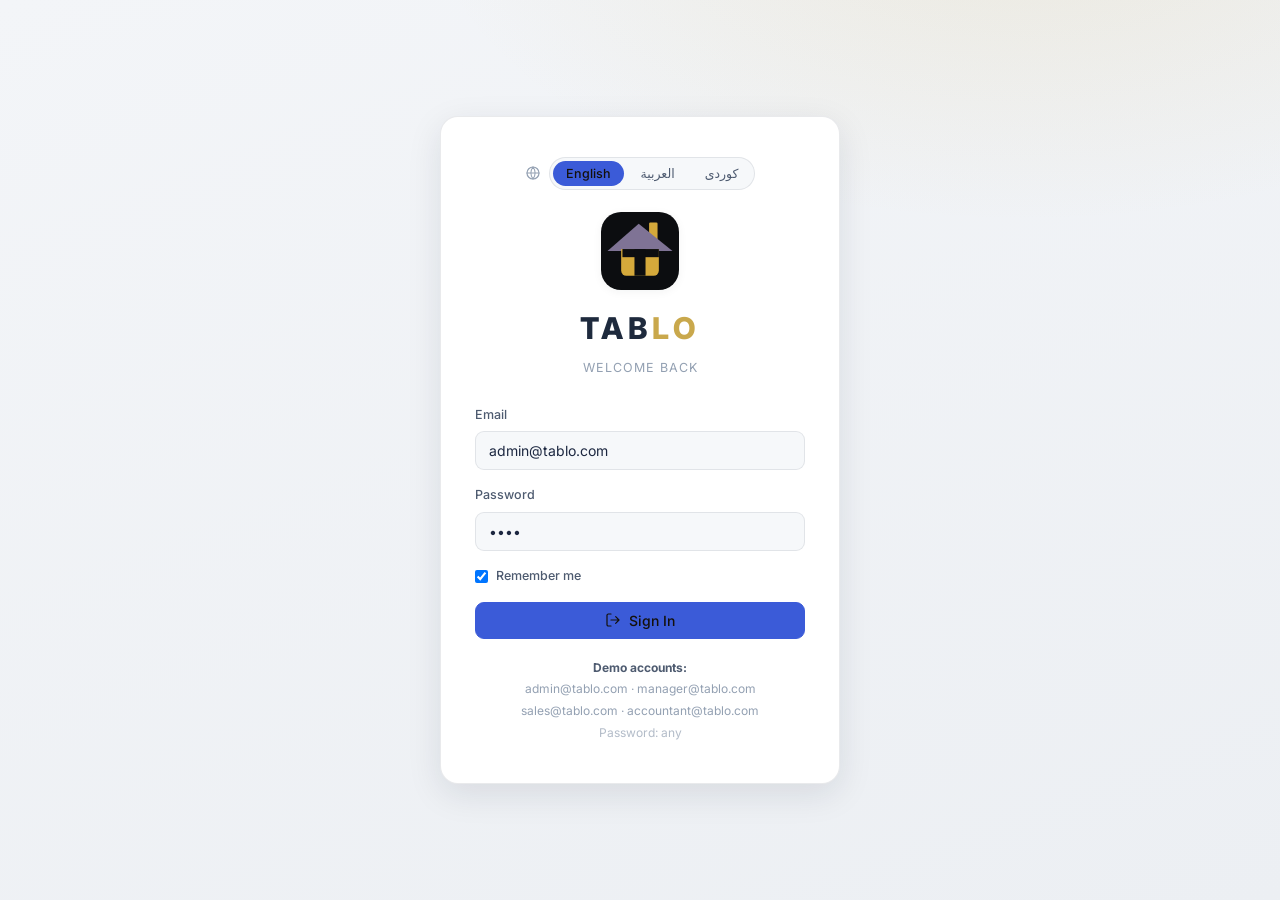
<file: app/index.html>
<!DOCTYPE html>
<html lang="en" data-theme="dark">
<head>
  <meta charset="UTF-8" />
  <meta name="viewport" content="width=device-width, initial-scale=1.0" />
  <title>Tablo Real Estate — ERP</title>
  <meta name="description" content="Tablo Real Estate — Enterprise Real Estate Management System. Properties, contracts, finance, CRM, tenants, reports." />
  <meta name="theme-color" content="#0c0d10" />
  <link rel="preconnect" href="https://fonts.googleapis.com" />
  <link rel="preconnect" href="https://fonts.gstatic.com" crossorigin />
  <link href="https://fonts.googleapis.com/css2?family=Cairo:wght@400;500;600;700&family=Inter:wght@300;400;500;600;700&display=swap" rel="stylesheet" />
  <link rel="stylesheet" href="assets/css/app.css" />
  <link rel="icon" href="data:image/svg+xml,%3Csvg xmlns='http://www.w3.org/2000/svg' viewBox='0 0 120 120'%3E%3Crect width='120' height='120' rx='24' fill='%230c0d10'/%3E%3Crect x='74' y='16' width='13' height='42' rx='2' fill='%23d5a93b'/%3E%3Cpath d='M10 60 L58 18 L110 60 Z' fill='%237f7395'/%3E%3Cpath d='M31 57 H89 V90 a8 8 0 0 1 -8 8 H39 a8 8 0 0 1 -8 -8 Z' fill='%23d5a93b'/%3E%3Crect x='33' y='57' width='56' height='12.5' fill='%230c0d10'/%3E%3Crect x='51.5' y='57' width='17' height='41' fill='%230c0d10'/%3E%3C/svg%3E" />
</head>
<body>
  <!-- Login -->
  <div id="login-screen"></div>

  <!-- App shell (populated by app.js) -->
  <div id="app"></div>

  <!-- Toasts -->
  <div id="toast-wrap"></div>

  <!-- Scripts: order matters -->
  <script src="assets/js/i18n.js"></script>
  <script src="assets/js/data.js"></script>
  <script src="assets/js/ui.js"></script>
  <script src="assets/js/views/_common.js"></script>
  <script src="assets/js/views/dashboard.js"></script>
  <script src="assets/js/views/properties.js"></script>
  <script src="assets/js/views/requests.js"></script>
  <script src="assets/js/views/contracts.js"></script>
  <script src="assets/js/views/finance.js"></script>
  <script src="assets/js/views/people.js"></script>
  <script src="assets/js/views/reports.js"></script>
  <script src="assets/js/views/admin.js"></script>
  <script src="assets/js/app.js"></script>
</body>
</html>
</file>
<file: app/assets/css/app.css>
/* ═══════════════════════════════════════════════════════════════
   TABLO Real Estate ERP — Design System
   Light default · always-navy left sidebar · RTL-ready · self-contained.
═══════════════════════════════════════════════════════════════ */
*, *::before, *::after { box-sizing: border-box; margin: 0; padding: 0; }

:root {
  /* Primary UI accent — blue, matching the HERP design. The Tablo brand
     gold is kept separately (--brand-gold) for the logo/wordmark. */
  --brand-gold:  #c9a84c;
  --gold:        #3b5bd8;
  --gold-light:  #5f7ce6;
  --gold-dark:   #2f49b0;
  --gold-dim:    rgba(59,91,216,0.16);

  --radius:      14px;
  --radius-sm:   9px;
  --radius-lg:   18px;
  --transition:  0.22s cubic-bezier(.4,0,.2,1);
  --sidebar-w:   264px;
  --topbar-h:    66px;

  --success: #22a06b;
  --warning: #e0a12a;
  --danger:  #e5544b;
  --info:    #3b82c4;
  --purple:  #8b5cf6;
  --teal:    #14b8a6;
  --orange:  #ef7d3b;
  --navy:    #1e2a3d;
  --royal:   #3b5bd8;
  --royal-dark: #3350c4;

  /* Sidebar palette — constant across light/dark content themes */
  --side-bg:      #1a2333;
  --side-bg-2:    #141b28;
  --side-text:    #c3ccd9;
  --side-muted:   #7c879b;
  --side-label:   #64708a;
  --side-hover:   rgba(255,255,255,0.06);
  --side-border:  rgba(255,255,255,0.07);
}

/* ---------- LIGHT (default) ---------- */
:root, :root[data-theme="light"] {
  --bg:          #f3f5f8;
  --bg-2:        #eceff3;
  --surface:     #ffffff;
  --surface-2:   #f6f8fa;
  --surface-3:   #eef1f5;
  --border:      rgba(20,30,48,0.09);
  --border-2:    rgba(20,30,48,0.16);
  --text:        #1c2740;
  --text-sub:    #4e5b70;
  --text-muted:  #93a0b2;
  --topbar-bg:   #ffffff;
  --shadow:      0 10px 34px rgba(20,30,48,0.10);
  --shadow-sm:   0 2px 10px rgba(20,30,48,0.05);
  --overlay:     rgba(20,30,48,0.42);
}
/* ---------- DARK ---------- */
:root[data-theme="dark"] {
  --bg:          #0e1118;
  --bg-2:        #10141c;
  --surface:     #171c26;
  --surface-2:   #1d2430;
  --surface-3:   #28303d;
  --border:      rgba(255,255,255,0.08);
  --border-2:    rgba(255,255,255,0.15);
  --text:        #eef1f5;
  --text-sub:    #aab2c0;
  --text-muted:  #6b7686;
  --topbar-bg:   #141a24;
  --shadow:      0 10px 34px rgba(0,0,0,0.5);
  --shadow-sm:   0 2px 10px rgba(0,0,0,0.32);
  --overlay:     rgba(0,0,0,0.6);
}

html { scroll-behavior: smooth; }
body {
  font-family: 'Inter', system-ui, -apple-system, 'Segoe UI', sans-serif;
  background: var(--bg);
  color: var(--text);
  line-height: 1.5;
  -webkit-font-smoothing: antialiased;
  font-size: 14px;
}
[dir="rtl"] body { font-family: 'Cairo', system-ui, sans-serif; }

a { color: inherit; text-decoration: none; }
button, input, select, textarea { font-family: inherit; font-size: inherit; color: inherit; }
::-webkit-scrollbar { width: 9px; height: 9px; }
::-webkit-scrollbar-thumb { background: var(--surface-3); border-radius: 20px; }
::-webkit-scrollbar-track { background: transparent; }

.hidden { display: none !important; }
.mono { font-variant-numeric: tabular-nums; }

/* ═══════════════ LOGIN ═══════════════ */
#login-screen {
  position: fixed; inset: 0; z-index: 1000;
  display: flex; align-items: center; justify-content: center;
  background:
    radial-gradient(1000px 520px at 80% -10%, rgba(201,168,76,0.14), transparent 60%),
    linear-gradient(160deg, var(--bg), var(--bg-2));
  padding: 24px;
}
.login-card {
  width: 100%; max-width: 400px;
  background: var(--surface);
  border: 1px solid var(--border);
  border-radius: var(--radius-lg);
  box-shadow: var(--shadow);
  padding: 40px 34px;
}
.login-mark { width: 78px; height: 78px; margin: 0 auto 16px; border-radius: 20px; overflow: hidden; box-shadow: var(--shadow-sm); }
.login-mark svg { display: block; width: 100%; height: 100%; }
.login-logo { text-align: center; margin-bottom: 8px; }
.login-logo .brand { font-size: 30px; font-weight: 800; letter-spacing: 5px; color: var(--navy); }
:root[data-theme="dark"] .login-logo .brand { color: var(--text); }
.login-logo .brand span { color: var(--brand-gold); }
.login-sub { text-align: center; color: var(--text-muted); font-size: 12.5px; margin-bottom: 28px; letter-spacing: 1px; text-transform: uppercase; }
.login-demo { margin-top: 18px; font-size: 12px; color: var(--text-muted); text-align:center; line-height:1.8; }
.login-demo b { color: var(--text-sub); }
.login-lang { display: flex; align-items: center; gap: 8px; justify-content: center; margin-bottom: 22px; }
.login-lang svg { width: 16px; height: 16px; color: var(--text-muted); }
.lang-pills { display: inline-flex; gap: 4px; background: var(--surface-2); border: 1px solid var(--border); border-radius: 20px; padding: 3px; }
.lang-pill { padding: 5px 13px; border: none; background: transparent; color: var(--text-sub); border-radius: 20px; cursor: pointer; font-size: 12.5px; font-weight: 500; transition: var(--transition); }
.lang-pill:hover { color: var(--text); }
.lang-pill.active { background: var(--gold); color: #14100a; }

/* ═══════════════ FORM ELEMENTS ═══════════════ */
.field { margin-bottom: 16px; }
.field label { display: block; font-size: 12.5px; color: var(--text-sub); margin-bottom: 7px; font-weight: 500; }
.input, .select, textarea.input {
  width: 100%; background: var(--surface-2); border: 1px solid var(--border);
  border-radius: var(--radius-sm); padding: 10px 13px; color: var(--text);
  transition: border-color var(--transition), box-shadow var(--transition); outline: none;
}
.input:focus, .select:focus, textarea.input:focus { border-color: var(--gold); box-shadow: 0 0 0 3px var(--gold-dim); }
textarea.input { resize: vertical; min-height: 84px; }
.select { appearance: none; cursor: pointer;
  background-image: url("data:image/svg+xml,%3Csvg xmlns='http://www.w3.org/2000/svg' width='12' height='12' viewBox='0 0 24 24' fill='none' stroke='%2393a0b2' stroke-width='2'%3E%3Cpolyline points='6 9 12 15 18 9'/%3E%3C/svg%3E");
  background-repeat: no-repeat; background-position: right 12px center; padding-right: 34px;
}
[dir="rtl"] .select { background-position: left 12px center; padding-right: 13px; padding-left: 34px; }
.form-grid { display: grid; grid-template-columns: 1fr 1fr; gap: 14px; }
.form-grid .field.full { grid-column: 1 / -1; }
@media (max-width: 540px){ .form-grid { grid-template-columns: 1fr; } }

/* ═══════════════ BUTTONS ═══════════════ */
.btn {
  display: inline-flex; align-items: center; gap: 8px; justify-content: center;
  padding: 9px 16px; border: 1px solid var(--border-2); border-radius: var(--radius-sm);
  background: var(--surface); color: var(--text); cursor: pointer; font-weight: 500;
  transition: var(--transition); white-space: nowrap;
}
.btn:hover { border-color: var(--gold); color: var(--gold-dark); }
.btn svg { width: 16px; height: 16px; }
.btn-primary { background: var(--gold); border-color: var(--gold); color: #14100a; }
.btn-primary:hover { background: var(--gold-light); border-color: var(--gold-light); color: #14100a; }
.btn-danger { background: transparent; border-color: rgba(229,84,75,0.5); color: var(--danger); }
.btn-danger:hover { background: rgba(229,84,75,0.12); border-color: var(--danger); color: var(--danger); }
.btn-ghost { background: transparent; border-color: transparent; }
.btn-ghost:hover { background: var(--surface-2); border-color: var(--border); color: var(--text); }
.btn-sm { padding: 6px 11px; font-size: 12.5px; }
.btn-block { width: 100%; }
.btn:disabled { opacity: .5; cursor: not-allowed; }
.icon-btn {
  width: 40px; height: 40px; padding: 0; display: inline-flex; align-items: center; justify-content: center;
  border: 1px solid var(--border); border-radius: var(--radius-sm); background: var(--surface-2);
  cursor: pointer; transition: var(--transition); color: var(--text-sub);
}
.icon-btn:hover { color: var(--gold-dark); border-color: var(--gold); }
.icon-btn svg { width: 18px; height: 18px; }

/* ═══════════════ APP LAYOUT (topbar full-width, sidebar navy on left) ═══ */
#app { display: none; min-height: 100vh; }
#app.active { display: block; }

.topbar {
  position: fixed; top: 0; inset-inline: 0; z-index: 70; height: var(--topbar-h);
  background: var(--topbar-bg); border-bottom: 1px solid var(--border);
  display: flex; align-items: center; gap: 14px; padding-inline-end: 22px;
}
.brand-block {
  width: var(--sidebar-w); height: 100%; flex-shrink: 0;
  display: flex; align-items: center; gap: 11px; padding: 0 20px;
  border-inline-end: 1px solid var(--border);
}
.brand-logo { width: 42px; height: 42px; border-radius: 11px; overflow: hidden; flex-shrink: 0; box-shadow: 0 2px 8px rgba(0,0,0,0.25); }
.brand-logo svg { display: block; width: 100%; height: 100%; }
.brand-text .brand { font-size: 20px; font-weight: 800; letter-spacing: 2px; color: var(--navy); line-height: 1; }
:root[data-theme="dark"] .brand-text .brand { color: var(--text); }
.brand-text .brand span { color: var(--brand-gold); }
.brand-text .tag { font-size: 8.5px; letter-spacing: 2px; color: var(--text-muted); text-transform: uppercase; margin-top: 3px; }

.topbar .page-title { font-size: 17px; font-weight: 700; }
.topbar .spacer { flex: 1; }
.topbar .tb-user { display: flex; align-items: center; gap: 10px; cursor: pointer; }
.topbar .tb-user .u-meta { text-align: end; line-height: 1.25; }
.topbar .tb-user .u-name { font-weight: 600; font-size: 13px; }
.topbar .tb-user .u-role { font-size: 11px; color: var(--text-muted); }
.topbar .tb-lang { display: flex; align-items: center; gap: 7px; cursor: pointer; padding: 8px 12px; border-radius: var(--radius-sm); border: 1px solid var(--border); background: var(--surface-2); }
.topbar .tb-lang svg { width: 16px; height: 16px; color: var(--text-muted); }
.topbar .tb-lang .lang-name { font-size: 12.5px; font-weight: 500; }

.sidebar {
  position: fixed; top: var(--topbar-h); inset-inline-start: 0; bottom: 0; width: var(--sidebar-w);
  background: var(--side-bg); display: flex; flex-direction: column; z-index: 60;
  transition: transform var(--transition); border-inline-end: 1px solid var(--side-border);
}
.sidebar-nav { flex: 1; overflow-y: auto; padding: 12px 12px 40px; }
.sidebar-nav::-webkit-scrollbar-thumb { background: rgba(255,255,255,0.12); }
.nav-group-label { font-size: 10px; letter-spacing: 1.4px; text-transform: uppercase; color: var(--side-label); padding: 16px 12px 8px; font-weight: 600; }

.nav-item, .nav-parent {
  display: flex; align-items: center; gap: 12px; padding: 10px 12px; border-radius: var(--radius-sm);
  color: var(--side-text); cursor: pointer; transition: var(--transition); margin-bottom: 2px; position: relative; font-size: 13.5px;
}
.nav-item:hover, .nav-parent:hover { background: var(--side-hover); color: #fff; }
.nav-item.active { background: var(--gold); color: #14100a; font-weight: 600; }
.nav-item svg, .nav-parent svg.nav-ic { width: 18px; height: 18px; flex-shrink: 0; }
.nav-item .nav-label, .nav-parent .nav-label { flex: 1; }
.nav-caret { width: 15px; height: 15px; padding: 5px; box-sizing: content-box; margin-inline-end: -5px; border-radius: 6px; transition: transform var(--transition), background var(--transition); color: var(--side-muted); }
.nav-caret:hover { background: rgba(255,255,255,0.1); color: #fff; }
.nav-group.open .nav-caret { transform: rotate(180deg); }
.nav-sub { overflow: hidden; max-height: 0; transition: max-height var(--transition); }
.nav-group.open .nav-sub { max-height: 340px; }
.nav-item.sub { padding-inline-start: 42px; font-size: 12.8px; color: var(--side-muted); margin-bottom: 1px; }
.nav-item.sub::before { content:''; position:absolute; inset-inline-start: 22px; top: 50%; width: 5px; height: 5px; border-radius: 50%; background: currentColor; transform: translateY(-50%); opacity: .5; }
.nav-item.sub:hover { color: #fff; background: var(--side-hover); }
.nav-item.sub.active { background: var(--gold-dim); color: var(--gold-light); font-weight: 600; }
.nav-item.sub.active::before { background: var(--gold); opacity: 1; }
.nav-badge { margin-inline-start: auto; background: var(--danger); color:#fff; font-size: 10px; font-weight:600; padding: 1px 7px; border-radius: 20px; }
.nav-item.active .nav-badge { background: rgba(20,16,10,0.25); color: #14100a; }
.nav-logout { color: #f1a7a1; margin-top: 6px; }
.nav-logout:hover { background: rgba(229,84,75,0.14); color: #ff8f87; }

.main { margin-inline-start: var(--sidebar-w); padding-top: var(--topbar-h); min-height: 100vh; transition: margin var(--transition); }

.search-box { position: relative; width: 340px; }
.search-box svg { position: absolute; inset-inline-start: 13px; top: 50%; transform: translateY(-50%); width: 16px; height: 16px; color: var(--text-muted); }
.search-box input { width: 100%; padding: 10px 14px 10px 40px; background: var(--surface-2); border: 1px solid var(--border); border-radius: 22px; outline: none; transition: var(--transition); }
[dir="rtl"] .search-box input { padding: 10px 40px 10px 14px; }
.search-box input:focus { border-color: var(--gold); box-shadow: 0 0 0 3px var(--gold-dim); }
.search-results {
  position: absolute; top: 48px; inset-inline-start: 0; inset-inline-end: 0; z-index: 80;
  background: var(--surface); border: 1px solid var(--border); border-radius: var(--radius);
  box-shadow: var(--shadow); overflow: hidden; max-height: 360px; overflow-y: auto;
}
.search-results .sr-item { padding: 10px 14px; cursor: pointer; border-bottom: 1px solid var(--border); display:flex; gap:10px; align-items:center; }
.search-results .sr-item svg { width:16px; height:16px; color: var(--text-muted); }
.search-results .sr-item:hover { background: var(--surface-2); }
.search-results .sr-empty { padding: 18px; text-align: center; color: var(--text-muted); }

.content { padding: 24px; max-width: 1560px; margin: 0 auto; }

.page-head { display: flex; align-items: flex-end; justify-content: space-between; gap: 14px; margin-bottom: 22px; flex-wrap: wrap; }
.page-head h1 { font-size: 22px; font-weight: 700; letter-spacing: .2px; }
.page-head p { color: var(--text-muted); font-size: 13px; margin-top: 3px; }
.page-head .actions { display: flex; gap: 10px; flex-wrap: wrap; }

/* ═══════════════ CARDS ═══════════════ */
.card { background: var(--surface); border: 1px solid var(--border); border-radius: var(--radius); box-shadow: var(--shadow-sm); }
.card-pad { padding: 20px; }
.card-head { display: flex; align-items: center; justify-content: space-between; padding: 16px 20px; border-bottom: 1px solid var(--border); }
.card-head h3 { font-size: 15px; font-weight: 700; }
.card-link { font-size: 12.5px; color: var(--gold-dark); font-weight: 600; cursor: pointer; }
.card-link:hover { text-decoration: underline; }

/* stat widgets — label+value with round icon opposite */
.stat-grid { display: grid; grid-template-columns: repeat(auto-fill, minmax(210px, 1fr)); gap: 16px; margin-bottom: 20px; }
.stat {
  background: var(--surface); border: 1px solid var(--border); border-radius: var(--radius);
  padding: 20px; display: flex; gap: 14px; align-items: center; justify-content: space-between;
  box-shadow: var(--shadow-sm); transition: var(--transition);
}
.stat:hover { box-shadow: var(--shadow); transform: translateY(-2px); }
.stat { gap: 10px; }
.stat .st-body { min-width: 0; flex: 1; }
.stat .ic { width: 50px; height: 50px; border-radius: 50%; display: flex; align-items: center; justify-content: center; flex-shrink: 0; }
.stat .ic svg { width: 23px; height: 23px; }
.stat .val { font-size: 21px; font-weight: 800; letter-spacing: .2px; line-height: 1.18; }
.stat .lbl { font-size: 12.5px; color: var(--text-muted); margin-bottom: 4px; }
.stat .trend { font-size: 11.5px; margin-top: 6px; display: inline-flex; align-items: center; gap: 3px; }
.trend.up { color: var(--success); } .trend.down { color: var(--danger); }
.trend svg { width: 13px; height: 13px; }
.ic-gold  { background: var(--gold-dim); color: var(--gold-dark); }
:root[data-theme="dark"] .ic-gold { color: var(--gold); }
.ic-green { background: rgba(34,160,107,0.14); color: var(--success); }
.ic-blue  { background: rgba(59,130,196,0.14); color: var(--info); }
.ic-red   { background: rgba(229,84,75,0.14); color: var(--danger); }
.ic-purple{ background: rgba(139,92,246,0.14); color: var(--purple); }
.ic-amber { background: rgba(224,161,42,0.16); color: var(--warning); }
.ic-teal  { background: rgba(20,184,166,0.14); color: var(--teal); }
.ic-orange{ background: rgba(239,125,59,0.15); color: var(--orange); }
.ic-navy  { background: rgba(30,42,61,0.12); color: var(--navy); }
:root[data-theme="dark"] .ic-navy { background: rgba(255,255,255,0.08); color: #b9c4d6; }

/* ---- Dashboard: breadcrumb + shortcut cards + info-boxes (HERP style) ---- */
.breadcrumb { display: flex; align-items: center; gap: 8px; color: var(--text-muted); font-size: 13px; margin-bottom: 16px; }
.breadcrumb svg { width: 15px; height: 15px; }
.breadcrumb .bc-sep { opacity: .55; }
.breadcrumb span:last-child { color: var(--text-sub); font-weight: 600; }

.link-cards { display: grid; grid-template-columns: repeat(4, 1fr); gap: 16px; margin-bottom: 20px; }
@media (max-width: 980px){ .link-cards { grid-template-columns: repeat(2, 1fr); } }
@media (max-width: 520px){ .link-cards { grid-template-columns: 1fr; } }
.link-card { background: var(--surface); border: 1px solid var(--border); border-radius: 12px; padding: 18px 20px;
  display: flex; align-items: center; justify-content: space-between; gap: 14px; cursor: pointer;
  box-shadow: var(--shadow-sm); transition: var(--transition); }
.link-card:hover { transform: translateY(-2px); box-shadow: var(--shadow); border-color: var(--royal); }
.link-card .lc-label { font-weight: 600; font-size: 14px; }
.link-card .lc-icon { width: 46px; height: 46px; border-radius: 10px; background: var(--royal); color: #fff;
  display: flex; align-items: center; justify-content: center; flex-shrink: 0; }
.link-card .lc-icon svg { width: 22px; height: 22px; }

.info-boxes { display: grid; grid-template-columns: repeat(4, 1fr); gap: 16px; }
@media (max-width: 1100px){ .info-boxes { grid-template-columns: repeat(2, 1fr); } }
@media (max-width: 520px){ .info-boxes { grid-template-columns: 1fr; } }
.info-box { background: var(--surface); border: 1px solid var(--border); border-radius: 12px; padding: 18px;
  cursor: pointer; box-shadow: var(--shadow-sm); transition: var(--transition); }
.info-box:hover { transform: translateY(-3px); box-shadow: var(--shadow); }
.info-box .ib-top { display: flex; align-items: flex-start; justify-content: space-between; gap: 12px; margin-bottom: 16px; }
.info-box .ib-icon { width: 48px; height: 48px; border-radius: 10px; background: var(--royal); color: #fff;
  display: flex; align-items: center; justify-content: center; flex-shrink: 0; }
.info-box .ib-icon svg { width: 23px; height: 23px; }
.info-box .ib-numwrap { text-align: end; }
.info-box .ib-label { font-size: 11px; color: var(--text-muted); text-transform: uppercase; letter-spacing: .5px; }
.info-box .ib-number { font-size: 27px; font-weight: 800; line-height: 1.1; }
.info-box .ib-title { font-size: 14px; font-weight: 600; color: var(--text-sub); border-top: 1px solid var(--border); padding-top: 12px; }

/* ---- Contract full-page form (HERP style) ---- */
.contract-form { max-width: 1120px; margin: 0 auto; }
.cf-card { background: var(--surface); border: 1px solid var(--border); border-radius: var(--radius); box-shadow: var(--shadow-sm); padding: 28px 32px; }
.cf-title { text-align: center; font-size: 20px; font-weight: 700; margin-bottom: 26px; }
.cf-grid { display: grid; grid-template-columns: 1fr 1fr; gap: 16px 44px; }
@media (max-width: 820px){ .cf-grid { grid-template-columns: 1fr; } }
.cf-row { display: flex; align-items: center; gap: 10px; }
.cf-row > label { flex: 0 0 150px; text-align: end; font-size: 13px; color: var(--text-sub); font-weight: 500; }
.cf-control { flex: 1; min-width: 0; }
.cf-info { flex: 0 0 auto; color: var(--royal); opacity: .85; display: inline-flex; }
.cf-info svg { width: 18px; height: 18px; }
.cf-row.full { grid-column: 1 / -1; align-items: flex-start; }
.cf-row.full > label { margin-top: 9px; }
.cf-actions { display: flex; gap: 12px; justify-content: center; margin-top: 28px; flex-wrap: wrap; }
.cf-actions .btn { min-width: 130px; }
.btn-royal { background: var(--royal); border-color: var(--royal); color: #fff; }
.btn-royal:hover { background: var(--royal-dark); border-color: var(--royal-dark); color: #fff; }
.cf-back { display: inline-flex; align-items: center; gap: 6px; white-space: nowrap; color: var(--text-muted); font-size: 13px; cursor: pointer; margin-bottom: 14px; }
.cf-back svg { width: 16px; height: 16px; transform: rotate(90deg); }
[dir="rtl"] .cf-back svg { transform: rotate(-90deg); }
.cf-back:hover { color: var(--gold-dark); }

/* quick actions */
.kpi-grid { grid-template-columns: repeat(6, minmax(0,1fr)); }
@media (max-width: 1280px){ .kpi-grid { grid-template-columns: repeat(3, minmax(0,1fr)); } }
@media (max-width: 620px){ .kpi-grid { grid-template-columns: repeat(2, minmax(0,1fr)); } }
.quick-actions { display: grid; grid-template-columns: repeat(6, 1fr); gap: 14px; }
@media (max-width: 900px){ .quick-actions { grid-template-columns: repeat(3,1fr); } }
@media (max-width: 520px){ .quick-actions { grid-template-columns: repeat(2,1fr); } }
.qa { background: var(--surface); border: 1px solid var(--border); border-radius: var(--radius); padding: 20px 12px; text-align: center; cursor: pointer; transition: var(--transition); box-shadow: var(--shadow-sm); }
.qa:hover { transform: translateY(-3px); box-shadow: var(--shadow); border-color: var(--gold); }
.qa .qa-ic { width: 56px; height: 56px; border-radius: 16px; margin: 0 auto 12px; display: flex; align-items: center; justify-content: center; }
.qa .qa-ic svg { width: 26px; height: 26px; }
.qa .qa-label { font-size: 12.5px; font-weight: 600; color: var(--text-sub); }

.grid-2 { display: grid; grid-template-columns: 1fr 1fr; gap: 18px; }
.grid-3 { display: grid; grid-template-columns: repeat(3,1fr); gap: 18px; }
.grid-12 { display: grid; grid-template-columns: 2fr 1fr; gap: 18px; }
@media (max-width: 1000px){ .grid-2,.grid-3,.grid-12 { grid-template-columns: 1fr; } }

/* ═══════════════ TABLE ═══════════════ */
.table-wrap { overflow-x: auto; }
table.data { width: 100%; border-collapse: collapse; font-size: 13px; }
table.data th { text-align: start; padding: 13px 16px; color: var(--text-muted); font-weight: 600; font-size: 11.5px; text-transform: uppercase; letter-spacing: .5px; border-bottom: 1px solid var(--border); white-space: nowrap; background: var(--surface-2); }
table.data td { padding: 13px 16px; border-bottom: 1px solid var(--border); vertical-align: middle; }
table.data tbody tr { transition: background var(--transition); }
table.data tbody tr:hover { background: var(--surface-2); }
table.data tbody tr:last-child td { border-bottom: none; }
.cell-main { font-weight: 600; color: var(--text); }
.cell-sub { color: var(--text-muted); font-size: 12px; }
.row-actions { display: flex; gap: 6px; justify-content: flex-end; }
.row-actions .icon-btn { width: 32px; height: 32px; }
.row-actions .icon-btn svg { width: 15px; height: 15px; }

.toolbar { display: flex; gap: 10px; align-items: center; flex-wrap: wrap; padding: 14px 16px; border-bottom: 1px solid var(--border); }
.toolbar .grow { flex: 1; }
.toolbar .input, .toolbar .select { padding: 8px 12px; }
.toolbar .search-inline { position: relative; min-width: 200px; }
.toolbar .search-inline svg { position:absolute; inset-inline-start:11px; top:50%; transform:translateY(-50%); width:15px; height:15px; color:var(--text-muted); }
.toolbar .search-inline input { padding-inline-start: 34px; }

.pagination { display: flex; align-items: center; gap: 8px; justify-content: flex-end; padding: 14px 16px; color: var(--text-muted); font-size: 12.5px; }
.pagination button { min-width: 32px; height: 32px; }

/* ═══════════════ BADGES ═══════════════ */
.badge { display: inline-flex; align-items: center; gap: 5px; padding: 3px 10px; border-radius: 20px; font-size: 11.5px; font-weight: 600; white-space: nowrap; }
.badge::before { content:''; width:6px; height:6px; border-radius:50%; background: currentColor; }
.b-green  { background: rgba(34,160,107,0.14); color: var(--success); }
.b-amber  { background: rgba(224,161,42,0.16); color: var(--warning); }
.b-red    { background: rgba(229,84,75,0.14); color: var(--danger); }
.b-blue   { background: rgba(59,130,196,0.14); color: var(--info); }
.b-gray   { background: var(--surface-3); color: var(--text-sub); }
.b-gold   { background: var(--gold-dim); color: var(--gold-dark); }
.b-purple { background: rgba(139,92,246,0.14); color: var(--purple); }
.badge.plain::before { display:none; }

.avatar { width: 36px; height: 36px; border-radius: 50%; background: var(--gold-dim); color: var(--gold-dark); display: inline-flex; align-items: center; justify-content: center; font-weight: 700; font-size: 13px; flex-shrink: 0; }
.avatar.lg { width: 64px; height: 64px; font-size: 24px; }
.with-avatar { display: flex; align-items: center; gap: 10px; }
.chip { display:inline-flex; align-items:center; gap:5px; padding:3px 9px; border-radius:6px; background:var(--surface-3); font-size:11.5px; color:var(--text-sub); }

/* ═══════════════ MODAL ═══════════════ */
.modal-overlay { position: fixed; inset: 0; z-index: 200; background: var(--overlay); backdrop-filter: blur(3px); display: flex; align-items: flex-start; justify-content: center; padding: 40px 18px; overflow-y: auto; }
.modal { width: 100%; max-width: 640px; background: var(--surface); border: 1px solid var(--border); border-radius: var(--radius-lg); box-shadow: var(--shadow); animation: modalIn .22s ease; }
.modal.wide { max-width: 860px; }
@keyframes modalIn { from { opacity: 0; transform: translateY(-14px) scale(.98); } to { opacity: 1; transform: none; } }
.modal-head { display: flex; align-items: center; justify-content: space-between; padding: 18px 22px; border-bottom: 1px solid var(--border); }
.modal-head h3 { font-size: 16px; font-weight: 700; }
.modal-body { padding: 22px; max-height: 66vh; overflow-y: auto; }
.modal-foot { padding: 16px 22px; border-top: 1px solid var(--border); display: flex; justify-content: flex-end; gap: 10px; }

/* ═══════════════ TOAST ═══════════════ */
#toast-wrap { position: fixed; bottom: 24px; inset-inline-end: 24px; z-index: 400; display: flex; flex-direction: column; gap: 10px; }
.toast { background: var(--surface); border: 1px solid var(--border); border-inline-start: 3px solid var(--gold); border-radius: var(--radius-sm); box-shadow: var(--shadow); padding: 13px 16px; min-width: 260px; display: flex; gap: 10px; align-items: center; animation: toastIn .3s ease; }
.toast.ok { border-inline-start-color: var(--success); }
.toast.err { border-inline-start-color: var(--danger); }
.toast svg { width: 18px; height: 18px; flex-shrink: 0; }
@keyframes toastIn { from { opacity: 0; transform: translateX(20px); } to { opacity: 1; transform: none; } }

/* ═══════════════ DROPDOWN ═══════════════ */
.dropdown { position: relative; }
.dd-menu { position: absolute; top: 50px; inset-inline-end: 0; min-width: 250px; background: var(--surface); border: 1px solid var(--border); border-radius: var(--radius); box-shadow: var(--shadow); z-index: 90; overflow: hidden; }
.dd-menu .dd-item { padding: 10px 14px; cursor: pointer; display: flex; gap: 10px; align-items: center; transition: var(--transition); }
.dd-menu .dd-item:hover { background: var(--surface-2); }
.dd-menu .dd-item svg { width: 16px; height: 16px; color: var(--text-muted); }
.dd-menu .dd-sep { height: 1px; background: var(--border); }
.dd-head { padding: 12px 14px; border-bottom: 1px solid var(--border); font-weight: 600; display:flex; justify-content:space-between; align-items:center; gap: 8px; }
.notif-item { padding: 12px 14px; border-bottom: 1px solid var(--border); display: flex; gap: 11px; cursor: pointer; }
.notif-item:hover { background: var(--surface-2); }
.notif-item.unread { background: var(--gold-dim); }
.notif-dot { width: 8px; height: 8px; border-radius: 50%; background: var(--gold); margin-top: 6px; flex-shrink: 0; }
.notif-item .n-title { font-weight: 600; font-size: 13px; }
.notif-item .n-time { font-size: 11px; color: var(--text-muted); margin-top: 3px; }
.has-dot { position: relative; }
.has-dot::after { content: attr(data-count); position:absolute; top:-4px; inset-inline-end:-4px; min-width:16px; height:16px; padding:0 4px; background:var(--danger); color:#fff; font-size:10px; font-weight:700; border-radius:20px; display:flex; align-items:center; justify-content:center; border:2px solid var(--topbar-bg); }

/* ═══════════════ CHARTS ═══════════════ */
.chart-legend { display: flex; gap: 16px; flex-wrap: wrap; margin-top: 14px; justify-content: center; }
.chart-legend span { display: inline-flex; align-items: center; gap: 6px; font-size: 12px; color: var(--text-sub); }
.chart-legend i { width: 10px; height: 10px; border-radius: 3px; display: inline-block; }
.donut-center { font-size: 26px; font-weight: 800; }
.donut-center small { display:block; font-size: 11px; color: var(--text-muted); font-weight: 400; }
.legend-rows { display: flex; flex-direction: column; gap: 12px; }
.legend-rows .lr { display: flex; align-items: center; gap: 10px; font-size: 13px; }
.legend-rows .lr i { width: 10px; height: 10px; border-radius: 3px; }
.legend-rows .lr .lr-name { flex: 1; color: var(--text-sub); }
.legend-rows .lr .lr-val { font-weight: 700; }

/* ═══════════════ MISC ═══════════════ */
.empty-state { text-align: center; padding: 60px 20px; color: var(--text-muted); }
.empty-state svg { width: 48px; height: 48px; opacity: .4; margin-bottom: 14px; }
.divider { height: 1px; background: var(--border); margin: 18px 0; }
.progress { height: 7px; background: var(--surface-3); border-radius: 10px; overflow: hidden; }
.progress > i { display: block; height: 100%; background: var(--gold); border-radius: 10px; }
.kv { display: flex; justify-content: space-between; padding: 9px 0; border-bottom: 1px solid var(--border); font-size: 13px; gap: 12px; }
.kv:last-child { border-bottom: none; }
.kv .k { color: var(--text-muted); }
.kv .v { font-weight: 500; }
.tabs { display: flex; gap: 4px; border-bottom: 1px solid var(--border); margin-bottom: 20px; overflow-x: auto; }
.tab { padding: 10px 16px; cursor: pointer; color: var(--text-muted); border-bottom: 2px solid transparent; white-space: nowrap; transition: var(--transition); }
.tab:hover { color: var(--text); }
.tab.active { color: var(--gold-dark); border-bottom-color: var(--gold); font-weight: 600; }
.gallery { display: grid; grid-template-columns: repeat(auto-fill, minmax(120px,1fr)); gap: 10px; }
.gallery .g-thumb { aspect-ratio: 4/3; border-radius: var(--radius-sm); background-size: cover; background-position: center; border: 1px solid var(--border); background-color: var(--surface-3); background-image: linear-gradient(135deg, var(--surface-2), var(--surface-3)); }
.reminder-row { display: flex; align-items: center; gap: 12px; padding: 12px 0; border-bottom: 1px solid var(--border); }
.reminder-row:last-child { border-bottom: none; }
.reminder-row .r-ic { width: 38px; height: 38px; border-radius: 10px; display: flex; align-items: center; justify-content: center; flex-shrink: 0; }
.reminder-row .r-ic svg { width: 18px; height: 18px; }
.reminder-row .r-body { flex: 1; }
.reminder-row .r-title { font-size: 13px; font-weight: 500; }
.reminder-row .r-time { font-size: 11.5px; color: var(--text-muted); margin-top: 2px; }

/* ═══════════════ RESPONSIVE ═══════════════ */
.menu-toggle { display: none; }
.sidebar-backdrop { display: none; }
@media (max-width: 1024px){
  .sidebar { transform: translateX(-100%); }
  [dir="rtl"] .sidebar { transform: translateX(100%); }
  .sidebar.open { transform: translateX(0); }
  .main { margin-inline-start: 0; }
  .menu-toggle { display: inline-flex; }
  .sidebar-backdrop.show { display: block; position: fixed; inset: 0; top: var(--topbar-h); background: var(--overlay); z-index: 55; }
  .search-box { display: none; }
  .brand-block { width: auto; border: none; }
  .brand-text .tag { display: none; }
}
@media (max-width: 720px){
  .topbar .tb-user .u-meta, .topbar .tb-lang .lang-name { display: none; }
  .content { padding: 18px 14px 50px; }
  .hide-sm { display: none !important; }
}

/* print (receipts / contracts) */
@media print {
  .sidebar, .topbar, #toast-wrap, .no-print { display: none !important; }
  .main { margin: 0 !important; padding: 0 !important; }
  body { background: #fff; color: #000; }
  .card { box-shadow: none; border-color: #ddd; }
}
.print-doc { color: var(--text); }

/* ---- Printable receipt (bilingual, HERP style) ---- */
.rcpt { max-width: 660px; margin: 0 auto; color: var(--text); font-size: 12.5px; padding: 6px 8px; }
.rcpt + .rcpt { margin-top: 22px; padding-top: 26px; border-top: 1.5px dashed var(--border-2); }
.rcpt-head { display: flex; align-items: center; gap: 16px; }
.rcpt-logo { width: 66px; height: 66px; border-radius: 14px; overflow: hidden; flex-shrink: 0; }
.rcpt-logo svg { display: block; width: 100%; height: 100%; }
.rcpt-company { flex: 1; text-align: center; line-height: 1.5; }
.rcpt-company .rc-ku { font-size: 18px; font-weight: 700; color: var(--brand-gold); }
.rcpt-company .rc-ar { font-size: 16px; font-weight: 700; color: var(--brand-gold); letter-spacing: 2px; }
.rcpt-company .rc-en { font-size: 12px; color: var(--text-muted); letter-spacing: 1px; }
.rcpt-rule { height: 2px; background: linear-gradient(90deg, transparent, var(--brand-gold), transparent); margin: 12px 0 14px; }
.rcpt-meta { display: flex; justify-content: space-between; align-items: center; gap: 12px; font-size: 12px; color: var(--text-sub); margin-bottom: 16px; }
.rcpt-meta .rcpt-title { text-align: center; font-weight: 700; font-size: 14px; color: var(--text); }
.rcpt-meta small { color: var(--text-muted); font-weight: 400; font-size: 10px; }
.rcpt-fields { display: flex; flex-direction: column; }
.rf { display: flex; align-items: baseline; gap: 12px; padding: 8px 4px; border-bottom: 1px solid var(--border); }
.rf .rf-ku { flex: 0 0 130px; color: var(--text-muted); }
.rf .rf-val { flex: 1; text-align: center; font-weight: 500; }
.rf .rf-en { flex: 0 0 130px; text-align: end; color: var(--text-muted); font-size: 11px; }
.rcpt-sign { display: grid; grid-template-columns: repeat(3, 1fr); gap: 24px; margin-top: 40px; text-align: center; font-size: 11.5px; color: var(--text-sub); }
.rcpt-sign .rs-line { border-top: 1px solid var(--border-2); margin: 0 8px 8px; }
.rcpt-sign small { display: block; color: var(--text-muted); font-size: 10px; }

@media print {
  .modal-overlay { position: static; background: none; backdrop-filter: none; padding: 0; display: block; overflow: visible; }
  .modal { max-width: none !important; width: 100%; border: none; box-shadow: none; }
  .modal-head, .modal-foot { display: none !important; }
  .modal-body { max-height: none; overflow: visible; padding: 0; }
  .rcpt + .rcpt { border-top: 1.5px dashed #999; }
}
</file>
